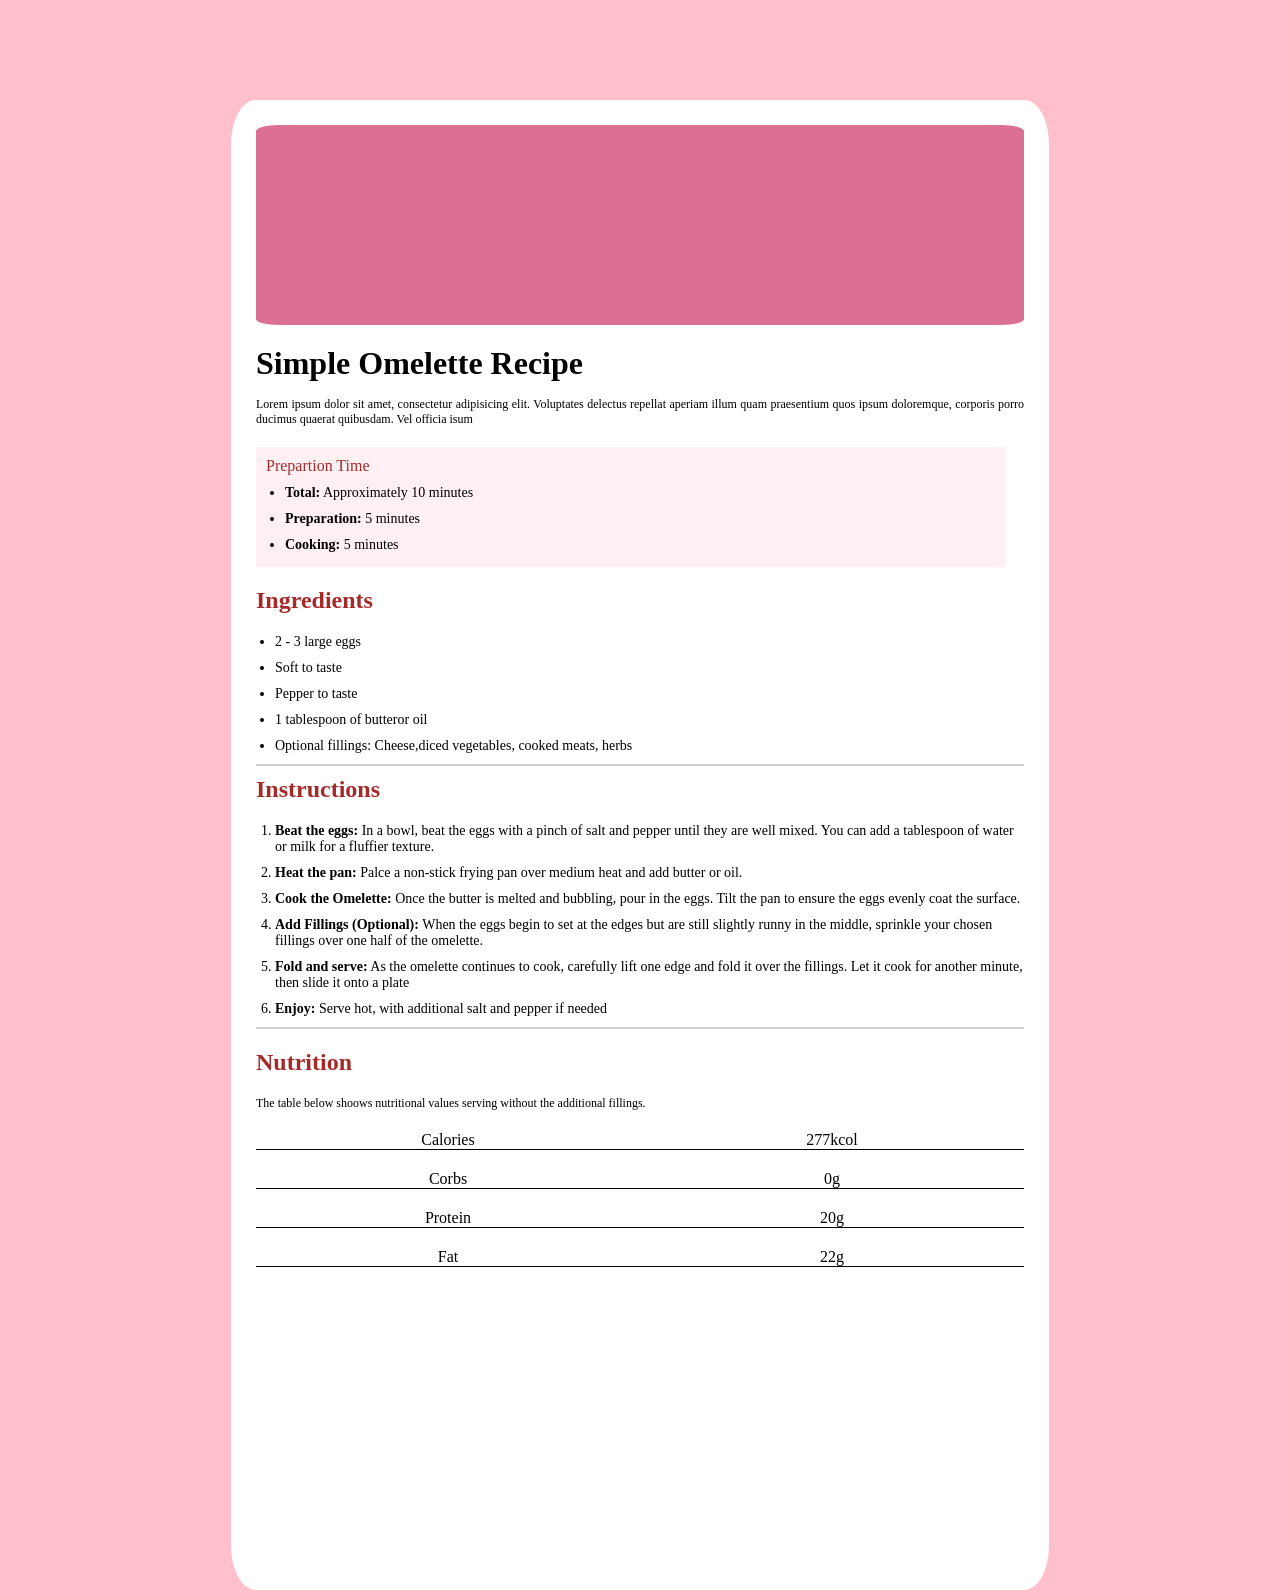
<file: index.html>
<!DOCTYPE html>
<html lang="en">
<head>
    <meta charset="UTF-8">
    <meta name="viewport" content="width=device-width, initial-scale=1.0">
    <link rel="stylesheet" href="receta.css">
    <title>Receta</title>
</head>
<body>
    
    <div class="contenedor-receta">
        <div class="contenedor-imagen-receta">

        </div>
        <div class="descripcion-receta">
            <h1>Simple Omelette Recipe</h1>

            <p class="texto-descriptivo">Lorem ipsum dolor sit amet, consectetur adipisicing elit. Voluptates delectus repellat aperiam illum quam praesentium quos ipsum doloremque, corporis porro ducimus quaerat quibusdam. Vel officia isum</p>
        </div>
        <div class="apartado-tiempo">
            <p class="tiempo-de-preparacion"> Prepartion Time  
                <ul class="primera-lista">
                <li class="espacio-elementos-lista"><span class="span-1">Total:</span> Approximately 10 minutes</li>
                <li class="espacio-elementos-lista"><span class="span-1">Preparation:</span> 5 minutes</li>
                <li class="espacio-elementos-lista"><span class="span-1">Cooking:</span>
                    5 minutes</li>
                </ul>
        </p>
        </div>
        <div class="apartado-ingredientes">
            <h2 class="titulos">Ingredients</h2>
            <ul >
                <li class="espacio-elementos-lista">
                 2 - 3 large eggs 
                </li>
                <li class="espacio-elementos-lista">
                    Soft to taste
                </li>
                <li class="espacio-elementos-lista">Pepper to taste</li>
                <li class="espacio-elementos-lista">
                    1 tablespoon of butteror oil
                </li>
                <li class="espacio-elementos-lista">
                    Optional fillings: Cheese,diced vegetables, cooked meats, herbs
                </li>
            </ul>
        </div>
        <div class="linea"></div>
        <div class="apartado-instrucciones">
            <h2 class="titulos">Instructions</h2>
            <ol >
                <li class="espacio-elementos-lista"> <span class="span-1">Beat the eggs:</span> In a bowl, beat the eggs with a pinch of salt and pepper until they are well mixed. You can add a tablespoon of water or milk for a fluffier texture.
                 
                </li>
                <li class="espacio-elementos-lista"><span class="span-1">Heat the pan:</span> Palce a non-stick frying pan over medium heat and add butter or oil.
                </li>
                <li class="espacio-elementos-lista"><span class="span-1">Cook the Omelette:</span> Once the butter is melted and bubbling, pour in the eggs. Tilt the pan to ensure the eggs evenly coat the surface.
                </li>
                <li class="espacio-elementos-lista"><span class="span-1">Add Fillings (Optional):</span> When the eggs begin to set at the edges but are still slightly runny in the middle, sprinkle your chosen fillings over one half of the omelette.
                   
                </li>
                <li class="espacio-elementos-lista"><span class="span-1">Fold and serve:</span> As the omelette continues to cook, carefully lift one edge and fold it over the fillings. Let it cook for another minute, then slide it onto a plate
                   
                </li>
                <li class="espacio-elementos-lista"><span class="span-1">Enjoy:</span> Serve hot, with additional salt and pepper if needed
                   
                </li>
            </ol>

        </div>
        <div class="linea"></div>

        <div class="apartado-nutricion">
            <h2 class="titulos titulos2">Nutrition</h2>
            <p class="texto-descriptivo t2">The table below shoows nutritional values serving without the additional fillings.</p>
            <div class="contenedor-datos">
                
                <div class="cajas-nutricion">
                    <div class="texto-valores">
                     <p class="datos-nutricion">Calories</p>
                    </div>
                    <div class="texto-valores">
                     <p class="datos-nutricion">277kcol</p>
                    </div>    
                </div>
                <div class="cajas-nutricion">
                    <div class="texto-valores">
                     <p class="datos-nutricion">Corbs</p>
                    </div>
                    <div class="texto-valores">
                     <p class="datos-nutricion">0g</p>
                    </div>    
                </div>
                <div class="cajas-nutricion">
                    <div class="texto-valores">
                     <p class="datos-nutricion">Protein</p>
                    </div>
                    <div class="texto-valores">
                     <p class="datos-nutricion">20g</p>
                    </div>    
                </div>
                <div class="cajas-nutricion">
                    <div class="texto-valores">
                     <p class="datos-nutricion">Fat</p>
                    </div>
                    <div class="texto-valores">
                     <p class="datos-nutricion">22g</p>
                    </div>    
                </div>

               
            </div>
        </div>
    </div>

</body>
</html>
</file>
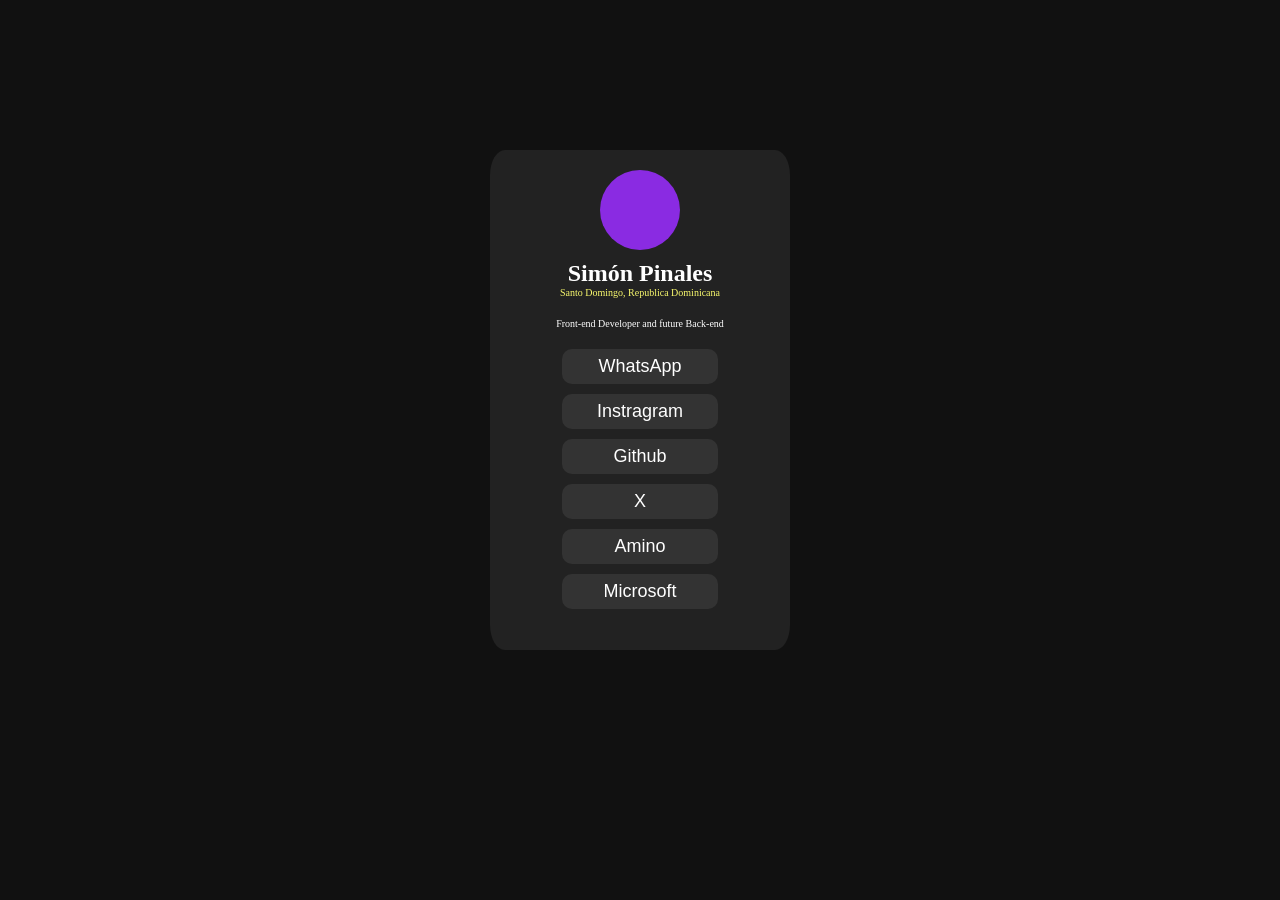
<file: Proyectos-Terminados-Html/carta.html>
<!DOCTYPE html>
<html lang="en">
<head>
    <meta charset="UTF-8">
    <link rel="stylesheet" href="../Proyectos-Terminados-Css/carta.css">
    <title>Carta</title>
</head>
<body>
    <div class="contenedor-tarjeta">
        <div class="contenedor-imagen-persona">
            <div class="circulo-imagen">

            </div>
        </div>
        <div class="Descripcion">
            <h2>Simón Pinales</h2>
            <p class="Text-Location">Santo Domingo, Republica Dominicana</p>
            <p class="Person-Funtion">Front-end Developer and future Back-end</p>
        </div>
        
        <div class="contenedor-botones">
            <button class="botones-desing">WhatsApp</button>
            <button class="botones-desing">Instragram</button>
            <button class="botones-desing">Github</button>
            <button class="botones-desing">X</button>
            <button class="botones-desing">Amino</button>
            <button class="botones-desing">Microsoft</button>
        </div>
    </div>
</body>
</html>
</file>
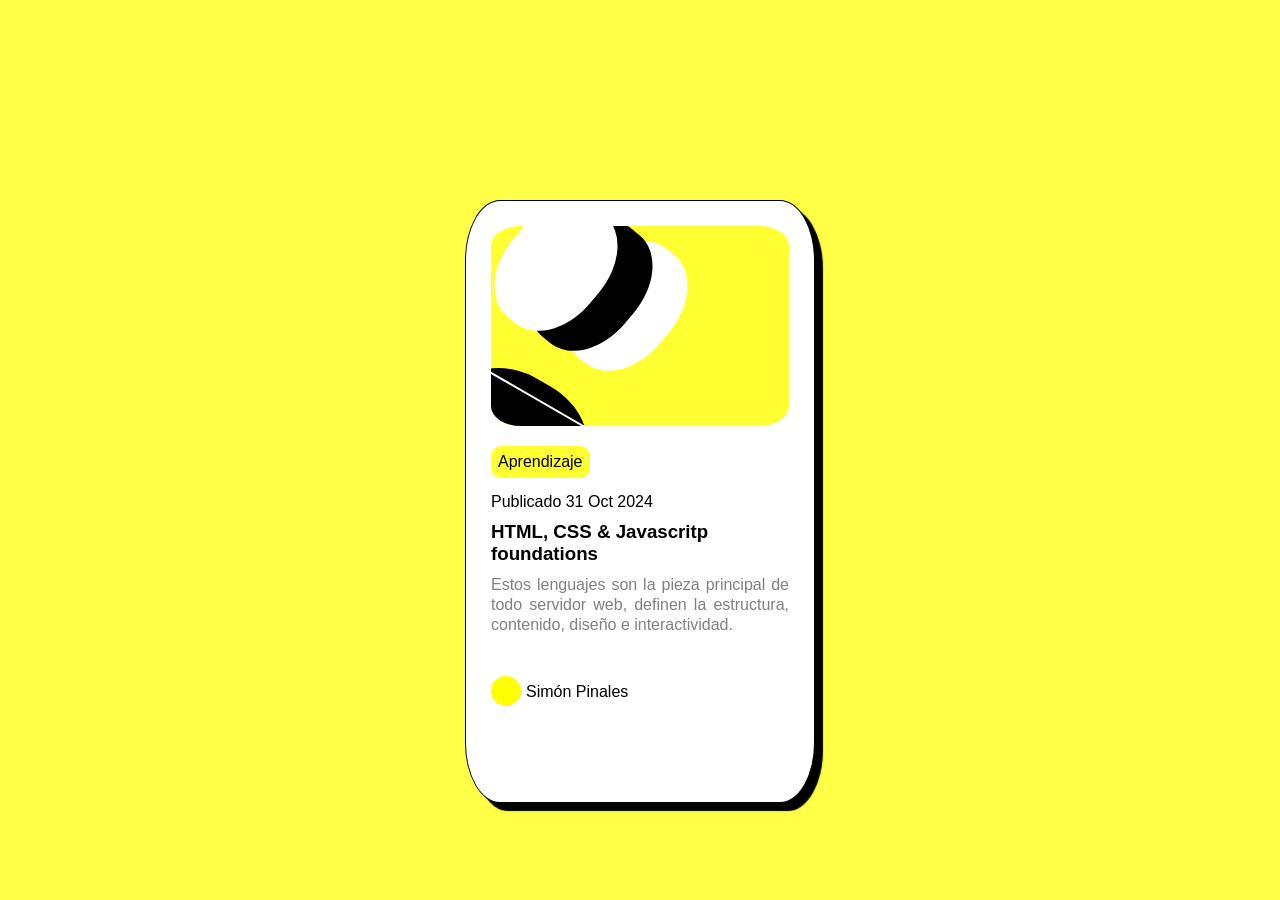
<file: Proyectos-Terminados-Html/carta2.html>
<!DOCTYPE html>
<html lang="en">
<head>
    <meta charset="UTF-8">
    <meta name="viewport" content="width=device-width, initial-scale=1.0">
    <link rel="stylesheet" href="../Proyectos-Terminados-Css/carta2.css">
    <title>Carta 2</title>
</head>
<body>
    
    <div class="contenedor-tarjeta">
        <div class="contenedor-imagen">
            <div class="forma-1">

            </div>
            <div class="forma-2">
                
            </div>
            <div class="forma-3">
                
            </div>
            <div class="forma-4">
                
            </div>
            <div class="linea-1">

            </div>

        </div>

        <div class="contenedor-contenido">
            <p class="aprendizaje">Aprendizaje</p>

            <p class="fecha">
                Publicado 31 Oct 2024

            </p>

            <h3 class="temas">
                HTML, CSS & Javascritp foundations
            </h3>

            <p class="texto-general">
                Estos lenguajes son la pieza principal de todo servidor web, definen la estructura, contenido, diseño e interactividad.
            </p>

        </div>
        <div class="contenedor-footer">
            <div class="circulo">
                
            </div >

            <div class="autor">

                <p>Simón Pinales</p>

            </div>
        </div>
    </div>
</body>
</html>
</file>
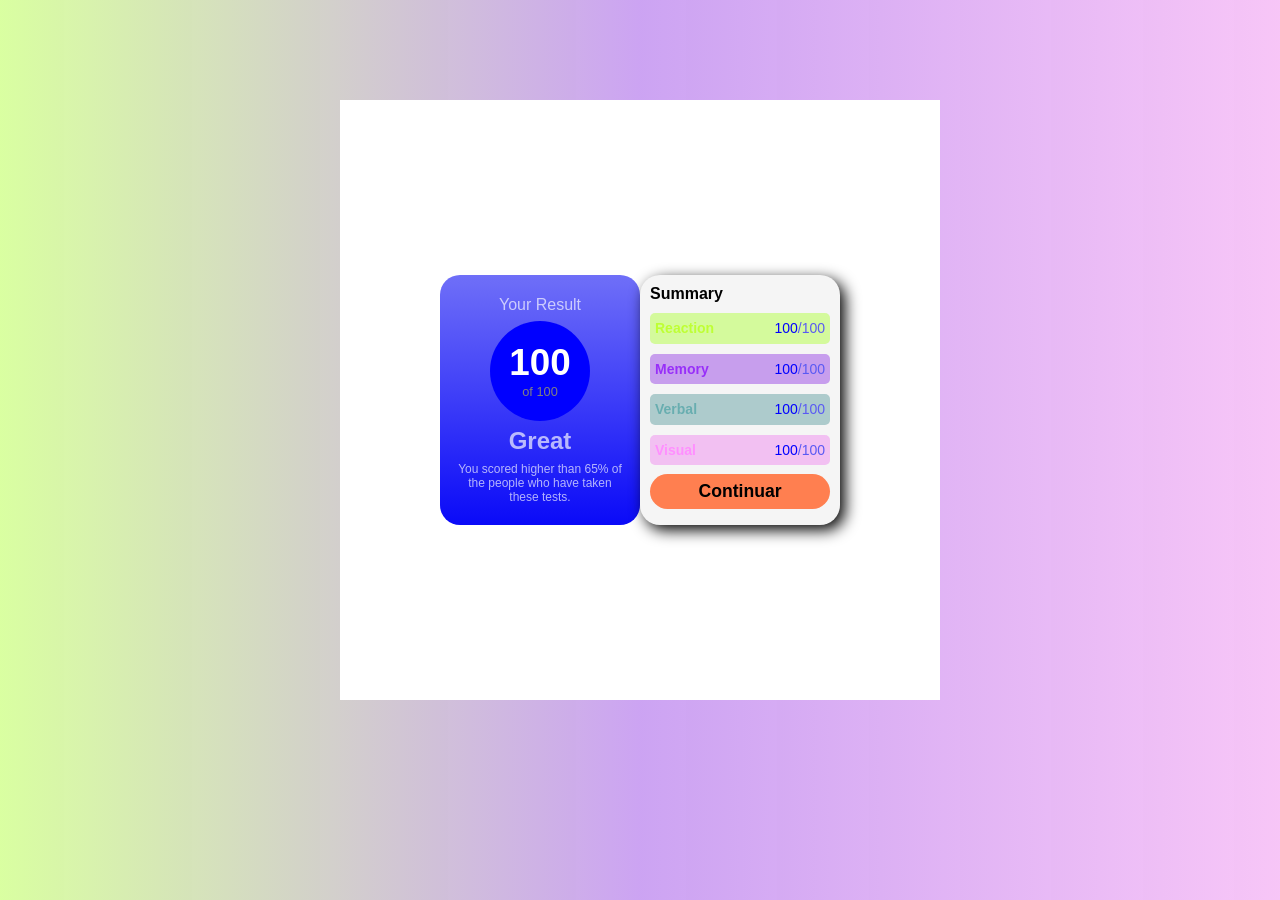
<file: Proyectos-Terminados-Html/promedio.html>
<!DOCTYPE html>
<html lang="en">
<head>
    <meta charset="UTF-8">
    <meta name="viewport" content="width=device-width, initial-scale=1.0">
    <link rel="stylesheet" href="../Proyectos-Terminados-Css/promedio.css">
    <title>Promedio</title>
</head>
<body>

    <div class="contenedor-cuadradro">
        <div class="contenedor-tarjeta-azul">
            <p class="texto-azul">
                Your Result
            </p>
            <div class="circulo-central">
                <p class="numero-puntuacion">
                    100
                </p>
                <p class="numero-puntuacion-debajo">of 100</p>

            </div>
            <h2 class="texto-azul">
                Great
            </h2>
            <p class="texto-azul puntuacion">
                You scored higher than 65% of the people who have taken these tests.
            </p>

        </div>

        <div class="contenedor-tarjeta-white">
            <div class="titulo-contendor">
                <h4 class="titulo-white">Summary</h4>
            </div>
            <div class="contenedor-parametros">
                <div class="parametros parametro1">
                    <p class="parametros-texto texto1">Reaction</p>
                    <p class="porcentaje">
                        100<span class="span2">/100</span>
                    </p>
                </div>
                <div class="parametros parametro2">
                    <p class="parametros-texto texto2">Memory</p>
                    <p class="porcentaje">
                        100<span class="span2">/100</span>
                    </p>
                </div>
                <div class="parametros parametro3">
                    <p class="parametros-texto texto3">Verbal</p>
                    <p class="porcentaje">
                        100<span class="span2">/100</span>
                    </p>
                </div>
                <div class="parametros parametro4">
                    <p class="parametros-texto texto4">Visual</p>
                    <p class="porcentaje">
                        100<span class="span2">/100</span>
                    </p>
                </div>
            </div>
            <div class="contenedor-boton">
                <button class="boton">
                    <p class="Continuar">Continuar</p>

                </button>
            </div>

        </div>
    </div>

    
</body>
</html>
</file>
<file: receta.css>
*{
    margin: 0;
    padding: 0;
    box-sizing: 0;
}
body{

    background-color: pink;
}
.contenedor-receta{
    width: 60%;
    height: 160vh;
    background-color: white;
    margin: auto;
    margin-top: 100px;
    border-radius: 3%;
    padding: 25px 25px;
}
.contenedor-imagen-receta{
    width: 100%;
    height: 200px;
    background-color: palevioletred;
    border-radius: 3%;
}
.descripcion-receta{

    margin-top: 20px;
    text-align: justify;
}
.texto-descriptivo{
    font-size: 12px;
    margin-top: 15px;
}
.apartado-tiempo{
    width: 95%;
    height: 100px;
    background-color: rgba(255, 192, 203, 0.233);
    margin-top: 20px;
    padding: 10px 10px;
}
.apartado-ingredientes{
    margin-top: 20px;
}
.titulos{
    margin-bottom: 20px;
    color: brown;
}
.tiempo-de-preparacion{

    color: rgb(165, 42, 42);
}
.primera-lista{
    margin-top: 5px;
}
.espacio-elementos-lista{
    margin-top: 10px;
    font-size: 14px;
    margin-left: 19px;
    
}
.linea{
    width: 100%;
    height: 2px;
    background-color: rgba(128, 128, 128, 0.377);
    margin-top: 10px;
}
.apartado-instrucciones{
    margin-top: 10px;
}
.apartado-nutricion{
    height: 40vh;
}
.titulos2{
    margin-top: 20px;
}
td{
    text-decoration: underline;
    margin-top: 10px;
}
.contenedor-datos{
    display: grid;
    grid-template-columns: auto;
}
.datos-nutricion{
    margin-top: 10px;
}
.cajas-nutricion{
    display: flex;
    justify-content: space-around;
    border-bottom: 1px solid black ;
    margin-top: 10px;
}
.texto-valores{
    display: flex;
    justify-content: space-around;
    width: 100%;
}
.span-1{
    font-weight: bold;
}
</file>
<file: Proyectos-Terminados-Css/carta.css>
*{

    margin: 0;
    padding: 0;
    box-sizing: border-box;
}
body{
    background-color: #111;
}
.contenedor-tarjeta{

    margin: auto;
    margin-top: 150px ;
    width: 300px;
    height: 500px;
    background-color: #222;
    border-radius: 5%;
}
.contenedor-imagen-persona{

    width: 100%;
    height: 100px;
    padding-top: 20px;
    
}
.circulo-imagen{
    width: 80px;
    height: 80px;
    background-color: blueviolet;
    border-radius: 50%;
    margin-left: auto;
    margin-right: auto;
}
.Descripcion{
    margin-top: 10px;
    text-align: center;
    color: white;

}
.Text-Location{
    color: rgb(250, 250, 110);
    font-size: 10px;
}
.Person-Funtion{
    margin-top: 20px;
    margin-bottom: 20px;
    color: white;
    font-weight:lighter;
    font-size: 10px;

}
.contenedor-botones{
    width: 100%;
    height: 60%;
}
.botones-desing{
    display: block;
    
    margin-left: auto;
    margin-right: auto;
    margin-top: 10px;
    width: 52%;
    height: 35px;
    background-color: #333;
    text-decoration: none;
    outline: none;
    border: none;
    border-radius: 10px;
    color: white;
    font-size: 18px;
    transition: transform .5s;

}
.botones-desing:hover{
    transform: scale(1.1);
    background-color: gray;
}
</file>
<file: Proyectos-Terminados-Css/carta2.css>
*{
    margin: 0;
    padding: 0;
    box-sizing: border-box;
    font-family:Arial, Helvetica, sans-serif;
}
body{
    background-color: rgba(255, 255, 0, 0.719);
}
.contenedor-tarjeta{
    width: 350px;
    height: 67vh;
    margin: auto;
    margin-top: 200px;
    background-color: white;
    border-radius: 10%;
    padding: 25px 25px;
    border: 1px solid black;
    box-shadow: 8px 8px 1px;

    
}
.contenedor-imagen{
    position:relative;
    overflow: hidden;
    width: 100%;
    height: 200px;
    background-color: rgba(255, 255, 0, 0.808);
    border-radius: 10%;

}
.contenedor-contenido{

    width: 100%;
    height: 40%;
    margin-top:20px;
    
}
.aprendizaje{
    background-color: rgba(255, 255, 0, 0.808);
    display:inline-block;
    padding: 7px;
    border-radius: 10px;
    margin-bottom: 5px;
}
.fecha{
    margin-top:10px;
    margin-bottom: 10px;

}
.temas{
    margin-bottom: 10px;

}
.texto-general{
    line-height: 20px;
    color: rgb(128, 128, 128);
    text-align: justify;
}
.contenedor-footer{
    display: flex;
    margin-top: 10px;
    height: 50px;

}
.circulo{
    width: 30px;
    height: 30px;
    border-radius: 50%;
    background-color: yellow;
    margin-right: 5px;
}
.autor{
    margin-top: 7px;
}

/* Dibujos*/
.forma-1{
    width: 100px;
    height: 140px;
    background-color: white;
    border-radius: 45%;
    transform: rotate(40deg);
    position: absolute;
    left: 15px;
    bottom:90px;

    z-index: 3;

}
.forma-2{
    width: 100px;
    height: 140px;
    background-color: black;
    border-radius: 45%;
    transform: rotate(40deg);
    position: absolute;
    left: 50px;
    bottom:70px;

    z-index: 2;

}
.forma-3{
    width: 100px;
    height: 140px;
    background-color: white;
    border-radius: 45%;
    transform: rotate(40deg);
    position: absolute;
    left: 85px;
    bottom:50px;
    z-index: 1;

}
.forma-4{
    width: 100px;
    height: 140px;
    background-color: rgb(0, 0, 0);
    border-radius: 45%;
    transform: rotate(120deg);
    position: absolute;
    top: 130px;
    right: 220px;

}
.linea-1{
    width: 100%;
    height: 2px;
    background-color: white;
    position: absolute;
    top: 125px;
    right: 185px;
    transform: rotate(30deg);
}
</file>
<file: Proyectos-Terminados-Css/promedio.css>
*{
    margin: 0;
    padding: 0;
    box-sizing: border-box;
    font-family:'Trebuchet MS', 'Lucida Sans Unicode', 'Lucida Grande', 'Lucida Sans', Arial, sans-serif;
}

body{

    background-image: linear-gradient(90deg,rgba(172, 255, 47, 0.452),rgba(137, 43, 226, 0.432),rgba(238, 130, 238, 0.459));
}
.contenedor-cuadradro{

    background-color: white;
    width: 600px;
    height: 600px;
    margin: auto;
    margin-top: 100px;
    display: flex;
    align-items: center;
    justify-content: center;

}
.contenedor-tarjeta-azul{

    width: 200px;
    height: 250px;
    background-image:linear-gradient(180deg, rgb(111, 111, 248),rgb(10, 10, 248));
    border-radius: 20px;
    display: flex;
    flex-direction: column;
    align-items: center;
    justify-content: space-evenly;
    padding: 15px 15px ;


}
.contenedor-tarjeta-white{
    width: 200px;
    height: 250px;
    background-color: whitesmoke;
    border-radius: 20px;
    box-shadow: 5px 5px 15px black;
    padding: 10px 10px;
}
.texto-azul{
    color: rgba(255, 255, 255, 0.671);
    text-align: center;
}
.puntuacion{
    font-size: 12px;
}
.circulo-central{

    width: 100px;
    height: 100px;
    border-radius: 50%;
    background-color: blue;
    display: flex;
    flex-direction: column;
    justify-content: center;
    align-items: center;
    color:white;
}
.numero-puntuacion{
    font-size: 2.3rem;
    font-weight: 800;
}
.numero-puntuacion-debajo{

    color: gray;
    font-size: .8rem;
}
.contenedor-parametros{

    width: 100%;
    height: 70%;
}
.parametros{
    width: 100%;
    height: 19%;
    border-radius: 5px;
    background-color: gray;
    margin-top: 10px;
    display: flex;
    justify-content: space-between;
    padding: 7px 5px;
}
.parametros-texto{

    color: aqua;
    font-size: 14px;
}
.porcentaje{
    font-size: 14px;
    color: blue;

}
.span2{
    color: rgb(89, 89, 243);
}
.parametro1{

    background-color: rgba(172, 255, 47, 0.452);
}
.parametro2{
    background-color: rgba(137, 43, 226, 0.432);
}
.parametro3{
    background-color: rgba(95, 158, 160, 0.479);
}
.parametro4{
    background-color: rgba(238, 130, 238, 0.459);
}
.texto1{

    color: greenyellow;
    font-weight: 700;
    filter: brightness(1.1);
}
.texto2{
    
    color: blueviolet;
    font-weight: 700;
    filter: brightness(1.1);
}
.texto3{
    
    color: cadetblue;
    font-weight: 700;
    filter: brightness(1.1);
}
.texto4{
    
    color: rgb(238, 130, 238);
    font-weight: 700;
    filter: brightness(1.1);
}
.contenedor-boton{
    width: 100%;
    height: 20%;
}
.boton{
    width: 100%;
    height: 75%;
    border-radius: 20px;
    outline: none;
    border: none;
    background-color: rgb(255, 127, 80);
    padding: 5px 10px;

}
.Continuar{
    font-weight: 800;
    font-size: 1.1rem;
    transition: transform .5s;

}
.Continuar:hover{
    transform: scale(1.1);
    color: blue;
}
</file>
